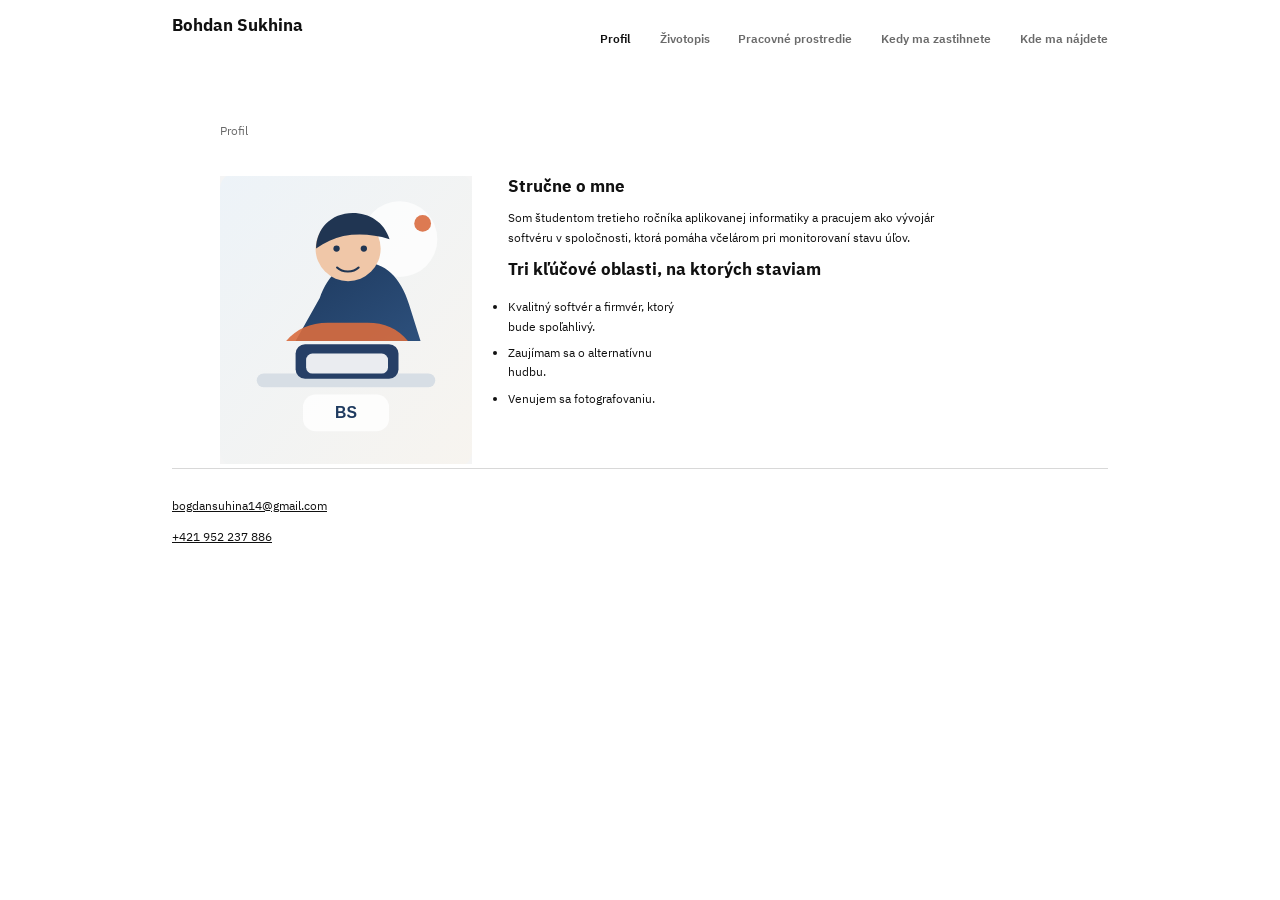
<file: webte_zad1/index.html>
<!doctype html>
<html lang="sk">
<head>
  <meta charset="UTF-8">
  <meta name="viewport" content="width=device-width, initial-scale=1">
  <title>Profil | Bohdan Sukhina</title>
  <meta name="description" content="Profilová podstránka osobnej vizitky Bohdana Sukhinu so stručným predstavením, kľúčovými oblasťami záujmu a motiváciou.">
  <link rel="icon" type="image/png" href="img/favicon.png">
  <link rel="stylesheet" href="css/styles.css">
</head>
<body>
  <a class="skip-link" href="#main-content">Preskočiť na obsah</a>

  <div class="site-shell">
    <header class="site-header">
      <div class="container">
        <div class="brand">
          <div class="brand__text">
            <p class="brand__name">Bohdan Sukhina</p>
          </div>
        </div>

        <nav class="site-nav" aria-label="Hlavná navigácia">
          <ul class="nav-list">
            <li><a class="nav-link is-active" href="index.html" aria-current="page">Profil</a></li>
            <li><a class="nav-link" href="pages/cv.html">Životopis</a></li>
            <li><a class="nav-link" href="pages/workspace.html">Pracovné prostredie</a></li>
            <li><a class="nav-link" href="pages/schedule.html">Kedy ma zastihnete</a></li>
            <li><a class="nav-link" href="pages/map.html">Kde ma nájdete</a></li>
          </ul>

          <details class="mobile-nav">
            <summary>Menu</summary>
            <ul class="mobile-nav__list">
              <li><a class="nav-link is-active" href="index.html" aria-current="page">Profil</a></li>
              <li><a class="nav-link" href="pages/cv.html">Životopis</a></li>
              <li><a class="nav-link" href="pages/workspace.html">Pracovné prostredie</a></li>
              <li><a class="nav-link" href="pages/schedule.html">Kedy ma zastihnete</a></li>
              <li><a class="nav-link" href="pages/map.html">Kde ma nájdete</a></li>
            </ul>
          </details>
        </nav>
      </div>
    </header>

    <main id="main-content" class="site-main">
      <div class="container">
        <article class="profile-card">
          <header class="section-header">
            <p class="section-label">Profil</p>
            <h1 class="visually-hidden">Profil</h1>
          </header>

          <section class="profile-intro" aria-labelledby="profile-summary-title">
            <img
              class="profile-photo"
              src="img/portrait-avatar.svg"
              alt="Avatar Bohdan Sukhina"
              width="480"
              height="560"
              loading="lazy"
            >

            <h2 id="profile-summary-title">Stručne o mne</h2>
            <p>
              Som študentom tretieho ročníka aplikovanej informatiky a pracujem ako vývojár
              softvéru v spoločnosti, ktorá pomáha včelárom pri monitorovaní stavu úľov.
            </p>

            <section class="focus-list" aria-labelledby="focus-list-title">
              <h2 id="focus-list-title">Tri kľúčové oblasti, na ktorých staviam</h2>
              <ul>
                <li>Kvalitný softvér a firmvér, ktorý bude spoľahlivý.</li>
                <li>Zaujímam sa o alternatívnu hudbu.</li>
                <li>Venujem sa fotografovaniu.</li>
              </ul>
            </section>
          </section>

        </article>
      </div>
    </main>

    <footer class="site-footer">
      <div class="container footer-layout">
        <address>
          <p><a href="mailto:bogdansuhina14@gmail.com">bogdansuhina14@gmail.com</a></p>
          <p><a href="tel:+421952237886">+421 952 237 886</a></p>
        </address>
      </div>
    </footer>

  </div>
</body>
</html>
</file>
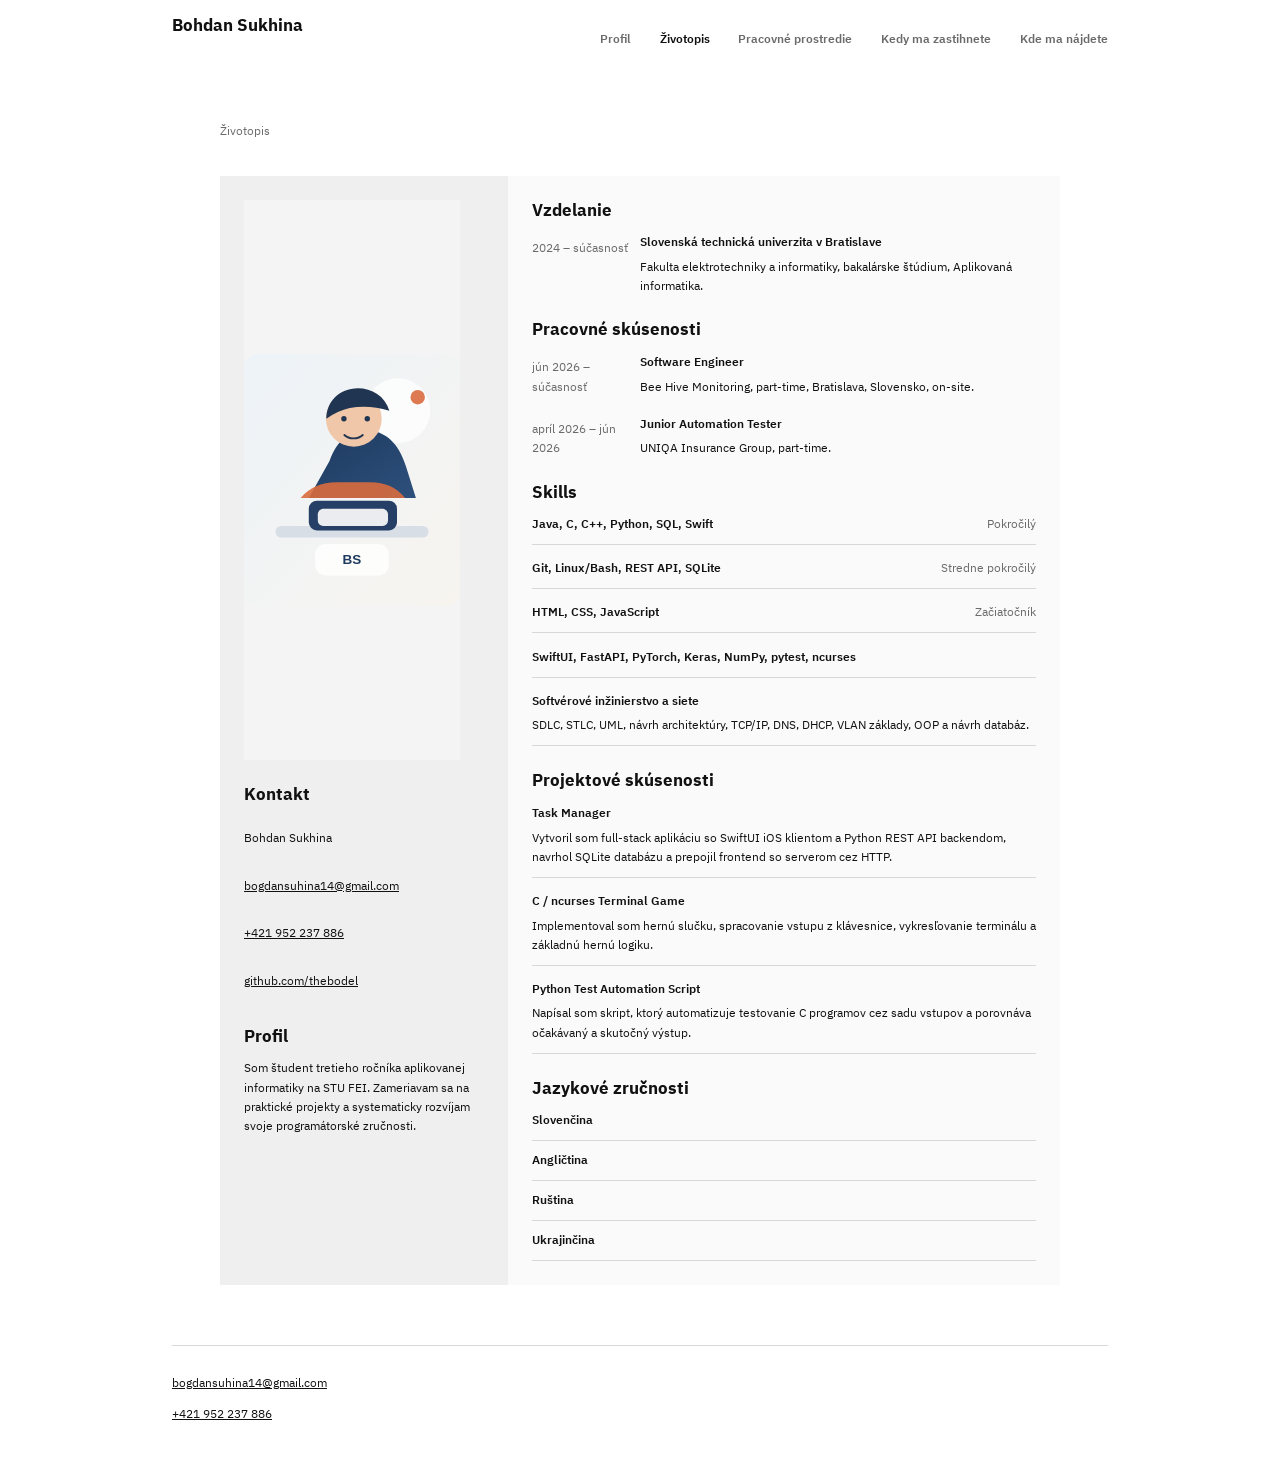
<file: webte_zad1/pages/cv.html>
<!doctype html>
<html lang="sk">
<head>
  <meta charset="UTF-8">
  <meta name="viewport" content="width=device-width, initial-scale=1">
  <title>Životopis | Bohdan Sukhina</title>
  <meta name="description" content="Prehľad vzdelania, zručností a kontaktov v rámci osobnej vizitky Bohdana Sukhinu.">
  <link rel="icon" type="image/png" href="../img/favicon.png">
  <link rel="stylesheet" href="../css/styles.css">
  <link rel="stylesheet" href="../css/print.css" media="print">
</head>
<body>
  <a class="skip-link" href="#main-content">Preskočiť na obsah</a>
  <div class="site-shell">
    <header class="site-header">
      <div class="container">
        <div class="brand">
          <div class="brand__text">
            <p class="brand__name">Bohdan Sukhina</p>
          </div>
        </div>
        <nav class="site-nav" aria-label="Hlavná navigácia">
          <ul class="nav-list">
            <li><a class="nav-link" href="../index.html">Profil</a></li>
            <li><a class="nav-link is-active" href="cv.html" aria-current="page">Životopis</a></li>
            <li><a class="nav-link" href="workspace.html">Pracovné prostredie</a></li>
            <li><a class="nav-link" href="schedule.html">Kedy ma zastihnete</a></li>
            <li><a class="nav-link" href="map.html">Kde ma nájdete</a></li>
          </ul>
          <details class="mobile-nav">
            <summary>Menu</summary>
            <ul class="mobile-nav__list">
              <li><a class="nav-link" href="../index.html">Profil</a></li>
              <li><a class="nav-link is-active" href="cv.html" aria-current="page">Životopis</a></li>
              <li><a class="nav-link" href="workspace.html">Pracovné prostredie</a></li>
              <li><a class="nav-link" href="schedule.html">Kedy ma zastihnete</a></li>
              <li><a class="nav-link" href="map.html">Kde ma nájdete</a></li>
            </ul>
          </details>
        </nav>
      </div>
    </header>

    <main id="main-content" class="site-main">
      <div class="container">
        <article class="cv-card">
          <header class="section-header">
            <p class="section-label">Životopis</p>
            <h1 class="visually-hidden">Životopis</h1>
          </header>

          <section class="cv-layout" aria-labelledby="cv-profile-title">
            <aside class="cv-sidebar">
              <img
                class="cv-photo"
                src="../img/portrait-avatar.svg"
                alt="Avatar Bohdan Sukhina"
                width="480"
                height="560"
                loading="lazy"
              >

              <h2 id="cv-profile-title">Kontakt</h2>
              <address class="cv-address">
                <p>Bohdan Sukhina</p>
                <p><a href="mailto:bogdansuhina14@gmail.com">bogdansuhina14@gmail.com</a></p>
                <p><a href="tel:+421952237886">+421 952 237 886</a></p>
                <p><a href="https://github.com/thebodel" target="_blank" rel="noreferrer">github.com/thebodel</a></p>
              </address>

              <section class="cv-sidebar-section" aria-labelledby="cv-profile-note-title">
                <h2 id="cv-profile-note-title">Profil</h2>
                <p>
                  Som študent tretieho ročníka aplikovanej informatiky na STU FEI.
                  Zameriavam sa na praktické projekty a systematicky rozvíjam svoje programátorské zručnosti.
                </p>
              </section>
            </aside>

            <div class="cv-content">
              <section class="cv-section" aria-labelledby="cv-education-title">
                <h2 id="cv-education-title">Vzdelanie</h2>
                <article class="cv-entry">
                  <p class="cv-entry__period">2024 – súčasnosť</p>
                  <div>
                    <h3>Slovenská technická univerzita v Bratislave</h3>
                    <p>Fakulta elektrotechniky a informatiky, bakalárske štúdium, Aplikovaná informatika.</p>
                  </div>
                </article>
              </section>

              <section class="cv-section" aria-labelledby="cv-experience-title">
                <h2 id="cv-experience-title">Pracovné skúsenosti</h2>
                <article class="cv-entry">
                  <p class="cv-entry__period">jún 2026 – súčasnosť</p>
                  <div>
                    <h3>Software Engineer</h3>
                    <p>Bee Hive Monitoring, part-time, Bratislava, Slovensko, on-site.</p>
                  </div>
                </article>
                <article class="cv-entry cv-entry--spaced">
                  <p class="cv-entry__period">apríl 2026 – jún 2026</p>
                  <div>
                    <h3>Junior Automation Tester</h3>
                    <p>UNIQA Insurance Group, part-time.</p>
                  </div>
                </article>
              </section>

              <section class="cv-section" aria-labelledby="cv-skills-title">
                <h2 id="cv-skills-title">Skills</h2>
                <ul class="skill-list">
                  <li class="skill-item">
                    <div class="skill-item__header">
                      <h3>Java, C, C++, Python, SQL, Swift</h3>
                      <span>Pokročilý</span>
                    </div>
                  </li>
                  <li class="skill-item">
                    <div class="skill-item__header">
                      <h3>Git, Linux/Bash, REST API, SQLite</h3>
                      <span>Stredne pokročilý</span>
                    </div>
                  </li>
                  <li class="skill-item">
                    <div class="skill-item__header">
                      <h3>HTML, CSS, JavaScript</h3>
                      <span>Začiatočník</span>
                    </div>
                  </li>
                  <li class="skill-item">
                    <div class="skill-item__header">
                      <h3>SwiftUI, FastAPI, PyTorch, Keras, NumPy, pytest, ncurses</h3>
                    </div>
                  </li>
                  <li class="skill-item">
                    <div class="skill-item__header">
                      <h3>Softvérové inžinierstvo a siete</h3>
                    </div>
                    <p>SDLC, STLC, UML, návrh architektúry, TCP/IP, DNS, DHCP, VLAN základy, OOP a návrh databáz.</p>
                  </li>
                </ul>
              </section>

              <section class="cv-section" aria-labelledby="cv-projects-title">
                <h2 id="cv-projects-title">Projektové skúsenosti</h2>
                <ul class="skill-list">
                  <li class="skill-item">
                    <div class="skill-item__header">
                      <h3>Task Manager</h3>
                    </div>
                    <p>Vytvoril som full-stack aplikáciu so SwiftUI iOS klientom a Python REST API backendom, navrhol SQLite databázu a prepojil frontend so serverom cez HTTP.</p>
                  </li>
                  <li class="skill-item">
                    <div class="skill-item__header">
                      <h3>C / ncurses Terminal Game</h3>
                    </div>
                    <p>Implementoval som hernú slučku, spracovanie vstupu z klávesnice, vykresľovanie terminálu a základnú hernú logiku.</p>
                  </li>
                  <li class="skill-item">
                    <div class="skill-item__header">
                      <h3>Python Test Automation Script</h3>
                    </div>
                    <p>Napísal som skript, ktorý automatizuje testovanie C programov cez sadu vstupov a porovnáva očakávaný a skutočný výstup.</p>
                  </li>
                </ul>
              </section>

              <section class="cv-section" aria-labelledby="cv-language-title">
                <h2 id="cv-language-title">Jazykové zručnosti</h2>
                <ul class="skill-list skill-list--compact">
                  <li class="skill-item">
                    <div class="skill-item__header">
                      <h3>Slovenčina</h3>
                    </div>
                  </li>
                  <li class="skill-item">
                    <div class="skill-item__header">
                      <h3>Angličtina</h3>
                    </div>
                  </li>
                  <li class="skill-item">
                    <div class="skill-item__header">
                      <h3>Ruština</h3>
                    </div>
                  </li>
                  <li class="skill-item">
                    <div class="skill-item__header">
                      <h3>Ukrajinčina</h3>
                    </div>
                  </li>
                </ul>
              </section>
            </div>
          </section>
        </article>
      </div>
    </main>

    <footer class="site-footer">
      <div class="container footer-layout">
        <address>
          <p><a href="mailto:bogdansuhina14@gmail.com">bogdansuhina14@gmail.com</a></p>
          <p><a href="tel:+421952237886">+421 952 237 886</a></p>
        </address>
      </div>
    </footer>

  </div>
</body>
</html>
</file>
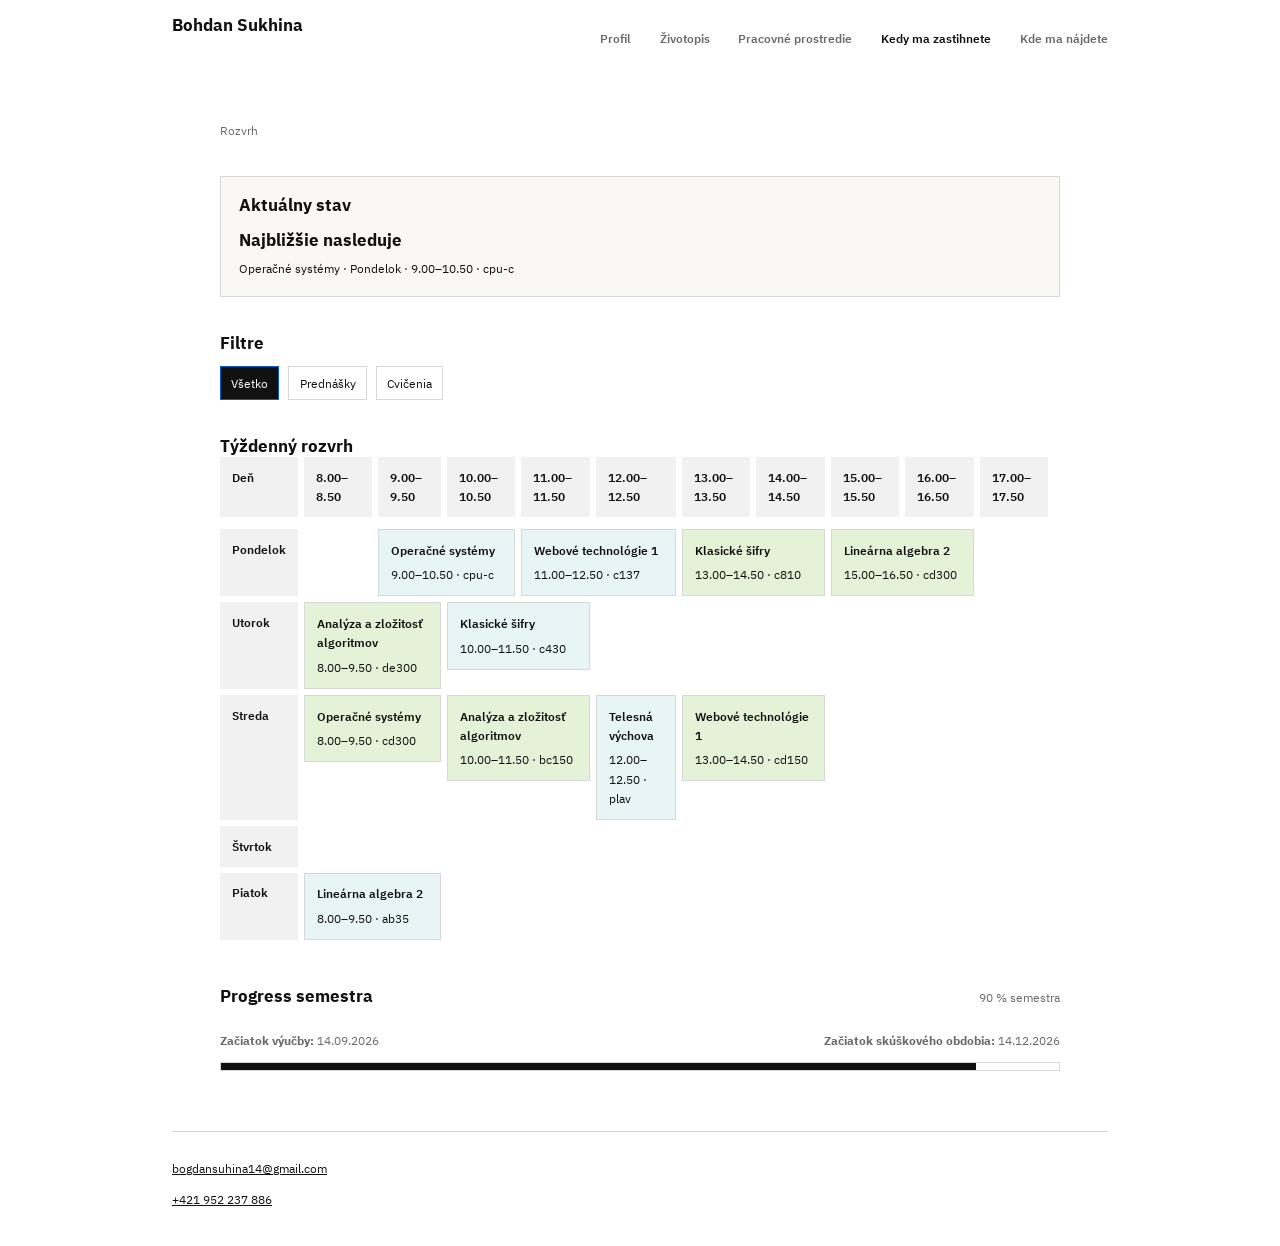
<file: webte_zad1/pages/schedule.html>
<!doctype html>
<html lang="sk">
<head>
  <meta charset="UTF-8">
  <meta name="viewport" content="width=device-width, initial-scale=1">
  <title>Kedy ma zastihnete | Bohdan Sukhina</title>
  <meta name="description" content="Rozvrh Bohdana Sukhinu s aktuálnym predmetom, filtrami a prehľadom týždňa.">
  <link rel="icon" type="image/png" href="../img/favicon.png">
  <link rel="stylesheet" href="../css/styles.css">
</head>
<body>
  <a class="skip-link" href="#main-content">Preskočiť na obsah</a>
  <div class="site-shell">
    <header class="site-header">
      <div class="container">
        <div class="brand">
          <div class="brand__text">
            <p class="brand__name">Bohdan Sukhina</p>
          </div>
        </div>
        <nav class="site-nav" aria-label="Hlavná navigácia">
          <ul class="nav-list">
            <li><a class="nav-link" href="../index.html">Profil</a></li>
            <li><a class="nav-link" href="cv.html">Životopis</a></li>
            <li><a class="nav-link" href="workspace.html">Pracovné prostredie</a></li>
            <li><a class="nav-link is-active" href="schedule.html" aria-current="page">Kedy ma zastihnete</a></li>
            <li><a class="nav-link" href="map.html">Kde ma nájdete</a></li>
          </ul>
          <details class="mobile-nav">
            <summary>Menu</summary>
            <ul class="mobile-nav__list">
              <li><a class="nav-link" href="../index.html">Profil</a></li>
              <li><a class="nav-link" href="cv.html">Životopis</a></li>
              <li><a class="nav-link" href="workspace.html">Pracovné prostredie</a></li>
              <li><a class="nav-link is-active" href="schedule.html" aria-current="page">Kedy ma zastihnete</a></li>
              <li><a class="nav-link" href="map.html">Kde ma nájdete</a></li>
            </ul>
          </details>
        </nav>
      </div>
    </header>

    <main id="main-content" class="site-main">
      <div class="container">
        <article class="schedule-card">
          <header class="section-header">
            <p class="section-label">Rozvrh</p>
            <h1 class="visually-hidden">Rozvrh</h1>
          </header>

          <section class="schedule-status" aria-labelledby="schedule-status-title">
            <div class="schedule-status__header">
              <h2 id="schedule-status-title">Aktuálny stav</h2>
            </div>

            <div class="schedule-status__summary">
              <h3 data-schedule-current-title>Mimo vyučovania</h3>
              <p data-schedule-current-meta>Rozvrh sa zobrazí podľa aktuálneho času v prehliadači.</p>
            </div>
          </section>

          <section class="schedule-filters" aria-labelledby="schedule-filters-title">
            <div class="schedule-filters__header">
              <h2 id="schedule-filters-title">Filtre</h2>
            </div>

            <div class="schedule-filter-list" role="toolbar" aria-label="Filtrovanie rozvrhu podľa typu výučby">
              <button class="schedule-filter is-active" type="button" data-schedule-filter="all" aria-pressed="true">Všetko</button>
              <button class="schedule-filter" type="button" data-schedule-filter="lecture" aria-pressed="false">Prednášky</button>
              <button class="schedule-filter" type="button" data-schedule-filter="seminar" aria-pressed="false">Cvičenia</button>
            </div>
          </section>

          <section class="schedule-table-wrap" aria-labelledby="schedule-table-title">
            <h2 id="schedule-table-title">Týždenný rozvrh</h2>

            <div class="schedule-table-scroll">
              <table class="schedule-table">
                <caption class="visually-hidden">Rozvrh predmetov od pondelka do piatka</caption>
                <thead>
                  <tr>
                    <th scope="col">Deň</th>
                    <th scope="col">8.00–8.50</th>
                    <th scope="col">9.00–9.50</th>
                    <th scope="col">10.00–10.50</th>
                    <th scope="col">11.00–11.50</th>
                    <th scope="col">12.00–12.50</th>
                    <th scope="col">13.00–13.50</th>
                    <th scope="col">14.00–14.50</th>
                    <th scope="col">15.00–15.50</th>
                    <th scope="col">16.00–16.50</th>
                    <th scope="col">17.00–17.50</th>
                  </tr>
                </thead>
                <tbody>
                  <tr data-schedule-row="mon">
                    <th scope="row">Pondelok</th>
                    <td></td>
                    <td colspan="2">
                      <article class="schedule-event schedule-event--seminar" data-day="mon" data-start="09:00" data-end="10:50" data-title="Operačné systémy" data-meta="cpu-c · BA-FEI-FEI D">
                        <h3>Operačné systémy</h3>
                        <p>9.00–10.50 · cpu-c</p>
                      </article>
                    </td>
                    <td colspan="2">
                      <article class="schedule-event schedule-event--seminar" data-day="mon" data-start="11:00" data-end="12:50" data-title="Webové technológie 1" data-meta="c137 · BA-FEI-FEI C">
                        <h3>Webové technológie 1</h3>
                        <p>11.00–12.50 · c137</p>
                      </article>
                    </td>
                    <td colspan="2">
                      <article class="schedule-event schedule-event--lecture" data-day="mon" data-start="13:00" data-end="14:50" data-title="Klasické šifry" data-meta="c810 · BA-FEI-FEI C">
                        <h3>Klasické šifry</h3>
                        <p>13.00–14.50 · c810</p>
                      </article>
                    </td>
                    <td colspan="2">
                      <article class="schedule-event schedule-event--lecture" data-day="mon" data-start="15:00" data-end="16:50" data-title="Lineárna algebra 2" data-meta="cd300 · BA-FEI-FEI C-D">
                        <h3>Lineárna algebra 2</h3>
                        <p>15.00–16.50 · cd300</p>
                      </article>
                    </td>
                    <td></td>
                  </tr>

                  <tr data-schedule-row="tue">
                    <th scope="row">Utorok</th>
                    <td colspan="2">
                      <article class="schedule-event schedule-event--lecture" data-day="tue" data-start="08:00" data-end="09:50" data-title="Analýza a zložitosť algoritmov" data-meta="de300 · BA-FEI-FEI D-E">
                        <h3>Analýza a zložitosť algoritmov</h3>
                        <p>8.00–9.50 · de300</p>
                      </article>
                    </td>
                    <td colspan="2">
                      <article class="schedule-event schedule-event--seminar" data-day="tue" data-start="10:00" data-end="11:50" data-title="Klasické šifry" data-meta="c430 · BA-FEI-FEI C">
                        <h3>Klasické šifry</h3>
                        <p>10.00–11.50 · c430</p>
                      </article>
                    </td>
                    <td colspan="6" class="schedule-table__blank"></td>
                  </tr>

                  <tr data-schedule-row="wed">
                    <th scope="row">Streda</th>
                    <td colspan="2">
                      <article class="schedule-event schedule-event--lecture" data-day="wed" data-start="08:00" data-end="09:50" data-title="Operačné systémy" data-meta="cd300 · BA-FEI-FEI C-D">
                        <h3>Operačné systémy</h3>
                        <p>8.00–9.50 · cd300</p>
                      </article>
                    </td>
                    <td colspan="2">
                      <article class="schedule-event schedule-event--lecture" data-day="wed" data-start="10:00" data-end="11:50" data-title="Analýza a zložitosť algoritmov" data-meta="bc150 · BA-FEI-FEI B-C">
                        <h3>Analýza a zložitosť algoritmov</h3>
                        <p>10.00–11.50 · bc150</p>
                      </article>
                    </td>
                    <td>
                      <article class="schedule-event schedule-event--seminar" data-day="wed" data-start="12:00" data-end="12:50" data-title="Telesná výchova" data-meta="plav · BA-FEI-FEI TV-PL">
                        <h3>Telesná výchova</h3>
                        <p>12.00–12.50 · plav</p>
                      </article>
                    </td>
                    <td colspan="2">
                      <article class="schedule-event schedule-event--lecture" data-day="wed" data-start="13:00" data-end="14:50" data-title="Webové technológie 1" data-meta="cd150 · BA-FEI-FEI C-D">
                        <h3>Webové technológie 1</h3>
                        <p>13.00–14.50 · cd150</p>
                      </article>
                    </td>
                    <td></td>
                    <td></td>
                    <td></td>
                  </tr>

                  <tr data-schedule-row="thu">
                    <th scope="row">Štvrtok</th>
                    <td colspan="10" class="schedule-table__blank"></td>
                  </tr>

                  <tr data-schedule-row="fri">
                    <th scope="row">Piatok</th>
                    <td colspan="2">
                      <article class="schedule-event schedule-event--seminar" data-day="fri" data-start="08:00" data-end="09:50" data-title="Lineárna algebra 2" data-meta="ab35 · BA-FEI-FEI A-B">
                        <h3>Lineárna algebra 2</h3>
                        <p>8.00–9.50 · ab35</p>
                      </article>
                    </td>
                    <td></td>
                    <td></td>
                    <td></td>
                    <td></td>
                    <td></td>
                    <td></td>
                    <td></td>
                    <td></td>
                  </tr>
                </tbody>
              </table>
            </div>
          </section>

          <section class="semester-progress-block" aria-labelledby="semester-progress-title">
            <div class="semester-progress-block__header">
              <h2 id="semester-progress-title">Progress semestra</h2>
              <p data-semester-progress-percent>Načítavam percento semestra…</p>
            </div>

            <div class="semester-progress-block__dates">
              <p><strong>Začiatok výučby:</strong> <span data-semester-start>14.09.2026</span></p>
              <p><strong>Začiatok skúškového obdobia:</strong> <span data-semester-end>14.12.2026</span></p>
            </div>

            <div class="semester-progress" aria-hidden="true">
              <div class="semester-progress__bar" data-semester-progress-bar></div>
            </div>
          </section>
        </article>
      </div>
    </main>

    <footer class="site-footer">
      <div class="container footer-layout">
        <address>
          <p><a href="mailto:bogdansuhina14@gmail.com">bogdansuhina14@gmail.com</a></p>
          <p><a href="tel:+421952237886">+421 952 237 886</a></p>
        </address>
      </div>
    </footer>

  </div>
  <script src="../js/schedule.js"></script>
</body>
</html>
</file>
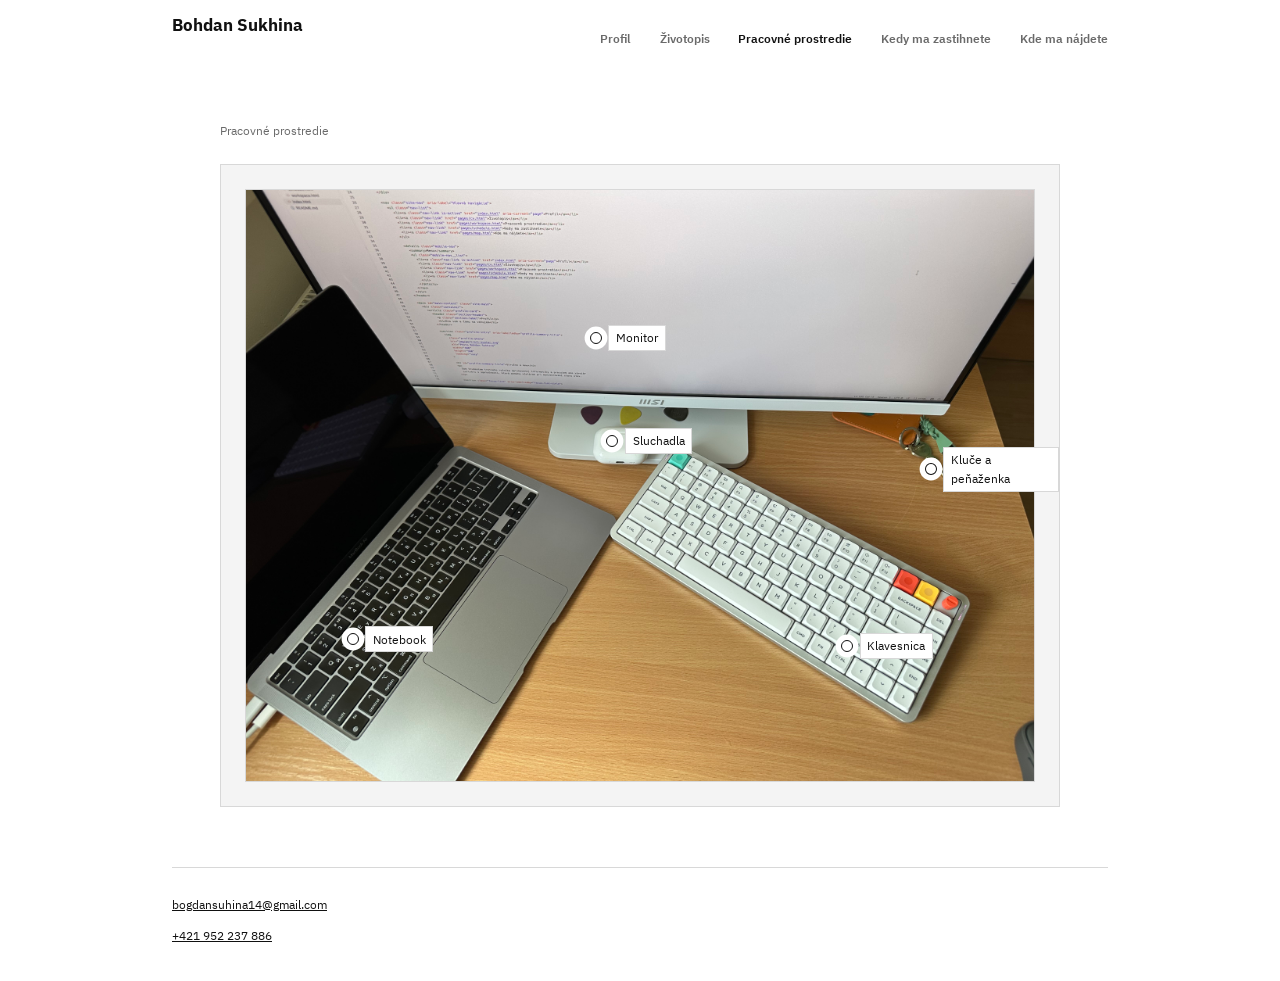
<file: webte_zad1/pages/workspace.html>
<!doctype html>
<html lang="sk">
<head>
  <meta charset="UTF-8">
  <meta name="viewport" content="width=device-width, initial-scale=1">
  <title>Pracovné prostredie | Bohdan Sukhina</title>
  <meta name="description" content="Pripravovaná podstránka o pracovnom prostredí a spôsobe práce.">
  <link rel="icon" type="image/png" href="../img/favicon.png">
  <link rel="stylesheet" href="../css/styles.css">
</head>
<body>
  <a class="skip-link" href="#main-content">Preskočiť na obsah</a>
  <div class="site-shell">
    <header class="site-header">
      <div class="container">
        <div class="brand">
          <div class="brand__text">
            <p class="brand__name">Bohdan Sukhina</p>
          </div>
        </div>
        <nav class="site-nav" aria-label="Hlavná navigácia">
          <ul class="nav-list">
            <li><a class="nav-link" href="../index.html">Profil</a></li>
            <li><a class="nav-link" href="cv.html">Životopis</a></li>
            <li><a class="nav-link is-active" href="workspace.html" aria-current="page">Pracovné prostredie</a></li>
            <li><a class="nav-link" href="schedule.html">Kedy ma zastihnete</a></li>
            <li><a class="nav-link" href="map.html">Kde ma nájdete</a></li>
          </ul>
          <details class="mobile-nav">
            <summary>Menu</summary>
            <ul class="mobile-nav__list">
              <li><a class="nav-link" href="../index.html">Profil</a></li>
              <li><a class="nav-link" href="cv.html">Životopis</a></li>
              <li><a class="nav-link is-active" href="workspace.html" aria-current="page">Pracovné prostredie</a></li>
              <li><a class="nav-link" href="schedule.html">Kedy ma zastihnete</a></li>
              <li><a class="nav-link" href="map.html">Kde ma nájdete</a></li>
            </ul>
          </details>
        </nav>
      </div>
    </header>

    <main id="main-content" class="site-main">
      <div class="container">
        <article class="workspace-card">
          <header class="section-header">
            <p class="section-label">Pracovné prostredie</p>
            <h1 class="visually-hidden">Pracovné prostredie</h1>
          </header>

          <section class="workspace-interactive" aria-labelledby="workspace-map-title">
            <h2 id="workspace-map-title" class="visually-hidden">Interaktívny pohlad na pracovný stol</h2>

            <input class="workspace-radio" type="radio" name="workspace-zone" id="workspace-zone-1" aria-label="Monitor" checked>
            <input class="workspace-radio" type="radio" name="workspace-zone" id="workspace-zone-2" aria-label="Slúchadlá">
            <input class="workspace-radio" type="radio" name="workspace-zone" id="workspace-zone-3" aria-label="Notebook">
            <input class="workspace-radio" type="radio" name="workspace-zone" id="workspace-zone-4" aria-label="Klávesnica">
            <input class="workspace-radio" type="radio" name="workspace-zone" id="workspace-zone-5" aria-label="Kľúče a peňaženka">

            <div class="workspace-stage">
              <img
                class="workspace-image"
                src="../img/workspace-photo.jpeg"
                alt="Pracovný stôl s monitorom, notebookom, klávesnicou, AirPods a drobnosťami na stole"
                width="1824"
                height="1368"
                loading="lazy"
              >

              <label class="workspace-hotspot workspace-hotspot--1" for="workspace-zone-1">
                <span class="workspace-hotspot__dot"></span>
                <span class="workspace-hotspot__label">Monitor</span>
              </label>
              <label class="workspace-hotspot workspace-hotspot--2" for="workspace-zone-2">
                <span class="workspace-hotspot__dot"></span>
                <span class="workspace-hotspot__label">Sluchadla</span>
              </label>
              <label class="workspace-hotspot workspace-hotspot--3" for="workspace-zone-3">
                <span class="workspace-hotspot__dot"></span>
                <span class="workspace-hotspot__label">Notebook</span>
              </label>
              <label class="workspace-hotspot workspace-hotspot--4" for="workspace-zone-4">
                <span class="workspace-hotspot__dot"></span>
                <span class="workspace-hotspot__label">Klavesnica</span>
              </label>
              <label class="workspace-hotspot workspace-hotspot--5" for="workspace-zone-5">
                <span class="workspace-hotspot__dot"></span>
                <span class="workspace-hotspot__label">Kluče a peňaženka</span>
              </label>

              <article class="workspace-panel workspace-panel--1">
                <h3>Monitor</h3>
                <p>Monitor mi dáva priestor na dokumentáciu, zadania a viac okien naraz.</p>
              </article>
              <article class="workspace-panel workspace-panel--2">
                <h3>Sluchadla</h3>
                <p>Sluchadla používam na počúvanie hudby pri práci a štúdiu.</p>
              </article>
              <article class="workspace-panel workspace-panel--3">
                <h3>Notebook</h3>
                <p>Notebook používam ako hlavné zariadenie na vývoj, testovanie a rýchle prepínanie medzi školou a vlastnými projektmi.</p>
              </article>
              <article class="workspace-panel workspace-panel--4">
                <h3>Klavesnica</h3>
                <p>Externá klávesnica mi spríjemňuje dlhšie bloky písania a práce s kódom.</p>
              </article>
              <article class="workspace-panel workspace-panel--5">
                <h3>Kluče a peňaženka</h3>
                <p>Kluče a peňaženka.</p>
              </article>
            </div>

            <div class="workspace-mobile-panels" aria-live="polite">
              <article class="workspace-mobile-panel workspace-mobile-panel--1">
                <h3>Monitor</h3>
                <p>Monitor mi dáva priestor na dokumentáciu, zadania a viac okien naraz.</p>
              </article>
              <article class="workspace-mobile-panel workspace-mobile-panel--2">
                <h3>Sluchadla</h3>
                <p>Sluchadla používam na počúvanie hudby pri práci a štúdiu.</p>
              </article>
              <article class="workspace-mobile-panel workspace-mobile-panel--3">
                <h3>Notebook</h3>
                <p>Notebook používam ako hlavné zariadenie na vývoj, testovanie a rýchle prepínanie medzi školou a vlastnými projektmi.</p>
              </article>
              <article class="workspace-mobile-panel workspace-mobile-panel--4">
                <h3>Klavesnica</h3>
                <p>Externá klávesnica mi spríjemňuje dlhšie bloky písania a práce s kódom.</p>
              </article>
              <article class="workspace-mobile-panel workspace-mobile-panel--5">
                <h3>Kluče a peňaženka</h3>
                <p>Kluče a peňaženka.</p>
              </article>
            </div>
          </section>
        </article>
      </div>
    </main>

    <footer class="site-footer">
      <div class="container footer-layout">
        <address>
          <p><a href="mailto:bogdansuhina14@gmail.com">bogdansuhina14@gmail.com</a></p>
          <p><a href="tel:+421952237886">+421 952 237 886</a></p>
        </address>
      </div>
    </footer>

  </div>
</body>
</html>
</file>
<file: webte_zad1/css/styles.css>
@font-face {
  font-family: "IbmPlexSansLocal";
  src: url("../fonts/ibm-plex-sans-regular.woff2") format("woff2");
  font-style: normal;
  font-weight: 400;
}

@font-face {
  font-family: "IbmPlexSansLocal";
  src: url("../fonts/ibm-plex-sans-semibold.woff2") format("woff2");
  font-style: normal;
  font-weight: 600;
}

@font-face {
  font-family: "IbmPlexSansLocal";
  src: url("../fonts/ibm-plex-sans-bold.woff2") format("woff2");
  font-style: normal;
  font-weight: 700;
}

:root {
  --color-brand: #111111;
  --color-brand-soft: #f4f4f4;
  --color-text: #111111;
  --color-muted: #6a6a6a;
  --color-background: #ffffff;
  --color-surface: #ffffff;
  --color-border: #d8d8d8;
  --color-focus: #005fcc;
  --color-cv-sidebar: #efefef;
  --color-cv-content: #fafafa;
  --color-schedule-status: #faf8f4;
  --color-table-head: #f1f1f1;
  --color-table-free: #fbfbfb;
  --color-progress-track: #ffffff;
  --color-progress-bar: #111111;
  --color-event: #f6f6f6;
  --color-event-lecture: #e4f2d8;
  --color-event-seminar: #e7f5f7;
  --container-width: 78rem;
}

*,
*::before,
*::after {
  box-sizing: border-box;
}

html {
  scroll-behavior: smooth;
  font-size: 12px;
}

body {
  margin: 0;
  font-family: "IbmPlexSansLocal", "Helvetica Neue", Arial, sans-serif;
  font-size: 1rem;
  font-weight: 400;
  color: var(--color-text);
  background: var(--color-background);
  line-height: 1.6;
}

img {
  display: block;
  max-width: 100%;
}

a {
  color: inherit;
}

.skip-link {
  position: absolute;
  left: 1rem;
  top: -4rem;
  z-index: 20;
  padding: 0.65rem 0.9rem;
  background: #111111;
  color: #ffffff;
  text-decoration: none;
}

.skip-link:focus-visible {
  top: 1rem;
}

.site-shell {
  min-height: 100vh;
}

.container {
  width: min(calc(100% - 3rem), var(--container-width));
  margin: 0 auto;
}

.site-header {
  padding: 1.25rem 0 0;
}

.brand {
  display: block;
}

.brand__name,
.section-label {
  margin: 0;
}

.brand__name {
  font-size: 1.375rem;
  font-weight: 700;
  line-height: 1.25;
}

.site-nav {
  margin-top: 1rem;
  padding-top: 0.2rem;
}

.nav-list,
.mobile-nav__list {
  list-style: none;
  padding: 0;
  margin: 0;
}

.nav-list {
  display: grid;
  grid-template-columns: repeat(5, minmax(0, max-content));
  gap: 0.35rem 2.4rem;
  align-items: start;
  justify-content: end;
}

.nav-link {
  display: inline-block;
  min-height: auto;
  padding: 0;
  border: 0;
  background: transparent;
  text-decoration: none;
  font-size: 1rem;
  font-weight: 600;
  line-height: 1.6;
  color: var(--color-muted);
  transition: color 0.2s ease, opacity 0.2s ease;
}

.nav-link:hover,
.nav-link:focus-visible,
.mobile-nav summary:hover,
.mobile-nav summary:focus-visible {
  color: var(--color-brand);
}

.nav-link.is-active,
.nav-link[aria-current="page"] {
  color: var(--color-brand);
}

.mobile-nav {
  display: none;
}

.mobile-nav summary {
  display: inline-block;
  padding: 0;
  border: 0;
  background: transparent;
  cursor: pointer;
  color: var(--color-text);
}

.mobile-nav[open] .mobile-nav__list {
  display: grid;
  gap: 0.55rem;
  margin-top: 1rem;
}

.site-main {
  padding: 6rem 0 5rem;
}

.profile-card,
.placeholder-card,
.cv-card,
.workspace-card,
.schedule-card {
  max-width: 70rem;
  margin: 0 auto;
  padding: 0;
  border: 0;
  background: transparent;
  box-shadow: none;
}

.section-header h1,
.profile-intro h2,
.focus-list h2,
.placeholder-card h2,
.cv-card h2,
.workspace-card h2,
.schedule-card h2 {
  margin: 0 0 1rem;
  line-height: 1.25;
}

.section-header h1 {
  max-width: 18rem;
  font-size: 1.375rem;
  font-weight: 700;
}

.section-label {
  margin-bottom: 1rem;
  color: var(--color-muted);
  font-size: 1rem;
  font-weight: 400;
  line-height: 1.6;
  letter-spacing: 0;
  text-transform: none;
}

.profile-intro {
  margin-top: 3rem;
  max-width: 62rem;
}

.profile-photo {
  float: left;
  width: min(100%, 21rem);
  max-height: 24rem;
  margin: 0 3rem 1.5rem 0;
  border: 0;
  border-radius: 0;
  box-shadow: none;
  background: var(--color-brand-soft);
  object-fit: cover;
}

.focus-list ul {
  margin: 1.5rem 0 0;
  padding-left: 1rem;
  max-width: 38rem;
}

.profile-intro h2,
.focus-list h2,
.placeholder-card h2,
.cv-card h2,
.workspace-card h2,
.schedule-card h2 {
  font-size: 1.375rem;
  font-weight: 700;
}

.focus-list li + li {
  margin-top: 0.6rem;
}

.cv-layout {
  display: grid;
  grid-template-columns: minmax(17rem, 24rem) minmax(0, 1fr);
  align-items: stretch;
  margin-top: 3rem;
}

.cv-sidebar,
.cv-content {
  min-height: 100%;
  padding: 2rem;
}

.cv-sidebar {
  background: var(--color-cv-sidebar);
}

.cv-content {
  background: var(--color-cv-content);
}

.cv-photo {
  width: min(100%, 18rem);
  margin-bottom: 2rem;
  background: var(--color-brand-soft);
}

.cv-address {
  display: grid;
  gap: 0.35rem;
  font-style: normal;
}

.cv-sidebar-section,
.cv-section + .cv-section {
  margin-top: 2rem;
}

.cv-entry {
  display: grid;
  grid-template-columns: 8rem minmax(0, 1fr);
  gap: 1rem;
}

.cv-entry--spaced {
  margin-top: 1.5rem;
}

.cv-entry__period {
  margin: 0;
  color: var(--color-muted);
}

.cv-entry h3,
.skill-item h3 {
  margin: 0;
  font-size: 1rem;
  font-weight: 600;
}

.cv-entry p,
.skill-item p,
.cv-sidebar-section p {
  margin: 0.45rem 0 0;
}

.skill-list {
  list-style: none;
  margin: 0;
  padding: 0;
  display: grid;
  gap: 1.1rem;
}

.skill-list--compact {
  gap: 0.75rem;
}

.skill-item {
  padding-bottom: 0.9rem;
  border-bottom: 1px solid var(--color-border);
}

.skill-item__header {
  display: flex;
  flex-wrap: wrap;
  gap: 0.75rem;
  align-items: baseline;
  justify-content: space-between;
}

.skill-item__header span {
  color: var(--color-muted);
}

.schedule-status,
.schedule-filters,
.schedule-table-wrap,
.semester-progress-block {
  margin-top: 3rem;
}

.schedule-status {
  display: grid;
  gap: 1rem;
  padding: 1.5rem;
  border: 1px solid var(--color-border);
  background: var(--color-schedule-status);
}

.schedule-status__header {
  display: flex;
  flex-wrap: wrap;
  align-items: baseline;
  justify-content: space-between;
  gap: 0.75rem;
}

.schedule-status__header h2,
.schedule-filters__header h2,
.schedule-table-wrap h2 {
  margin-bottom: 0;
}

.schedule-filters__header p {
  margin: 0;
  color: var(--color-muted);
}

.schedule-status__summary h3 {
  margin: 0;
  font-size: 1.375rem;
  font-weight: 700;
}

.schedule-status__summary p {
  margin: 0.45rem 0 0;
}

.schedule-filters__header {
  display: flex;
  flex-wrap: wrap;
  align-items: baseline;
  justify-content: space-between;
  gap: 0.75rem;
}

.schedule-filter-list {
  display: flex;
  flex-wrap: wrap;
  gap: 0.75rem;
  margin-top: 1rem;
}

.schedule-filter {
  padding: 0.55rem 0.85rem;
  border: 1px solid var(--color-border);
  background: transparent;
  font: inherit;
  cursor: pointer;
  color: var(--color-text);
}

.schedule-filter.is-active {
  border-color: var(--color-focus);
  background: var(--color-brand);
  color: var(--color-background);
}

.schedule-table-scroll {
  overflow-x: auto;
}

.schedule-table {
  width: 100%;
  min-width: 66rem;
  border-collapse: separate;
  border-spacing: 0.5rem;
  margin: -0.5rem;
}

.schedule-table th,
.schedule-table td {
  vertical-align: top;
}

.schedule-table thead th,
.schedule-table tbody th {
  padding: 0.9rem 1rem;
  background: var(--color-table-head);
  text-align: left;
  font-weight: 600;
}

.schedule-table td {
  min-width: 5.25rem;
  padding: 0;
}

.schedule-table__free {
  padding: 1rem;
  border: 1px dashed var(--color-border);
  color: var(--color-muted);
  background: var(--color-table-free);
}

.schedule-table__blank {
  padding: 0;
  background: transparent;
}

.semester-progress-block {
  display: grid;
  gap: 1rem;
}

.semester-progress-block__header,
.semester-progress-block__dates {
  display: flex;
  flex-wrap: wrap;
  align-items: baseline;
  justify-content: space-between;
  gap: 0.75rem 1.5rem;
}

.semester-progress-block__header h2,
.semester-progress-block__dates p,
.semester-progress__text {
  margin: 0;
}

.semester-progress-block__header p,
.semester-progress-block__dates p,
.semester-progress__text {
  color: var(--color-muted);
}

.semester-progress {
  height: 0.75rem;
  border: 1px solid var(--color-border);
  background: var(--color-progress-track);
}

.semester-progress__bar {
  width: 0;
  height: 100%;
  background: var(--color-progress-bar);
  transition: width 0.3s ease;
}

.schedule-event {
  height: 100%;
  padding: 0.9rem 1rem;
  border: 1px solid var(--color-border);
  background: var(--color-event);
}

.schedule-event--lecture {
  background: var(--color-event-lecture);
}

.schedule-event--seminar {
  background: var(--color-event-seminar);
}

.schedule-event h3 {
  margin: 0;
  font-size: 1rem;
  font-weight: 600;
}

.schedule-event p {
  margin: 0.45rem 0 0;
}

.schedule-event-is-hidden {
  visibility: hidden;
  pointer-events: none;
}

.visually-hidden {
  position: absolute;
  width: 1px;
  height: 1px;
  padding: 0;
  margin: -1px;
  overflow: hidden;
  clip-path: inset(50%);
  white-space: nowrap;
  border: 0;
}

.workspace-interactive {
  position: relative;
  margin-top: 2rem;
}

.workspace-radio {
  position: absolute;
  inline-size: 1px;
  block-size: 1px;
  overflow: hidden;
  opacity: 0;
  pointer-events: none;
}

.workspace-stage {
  position: relative;
  min-height: 45rem;
  padding: 2rem;
  border: 1px solid var(--color-border);
  background: var(--color-brand-soft);
}

.workspace-image {
  width: 100%;
  height: auto;
  border: 1px solid var(--color-border);
  background: var(--color-brand-soft);
}

.workspace-hotspot {
  position: absolute;
  display: inline-flex;
  align-items: center;
  gap: 0.55rem;
  cursor: pointer;
  color: var(--color-text);
}

.workspace-hotspot__dot {
  width: 1rem;
  height: 1rem;
  border: 1px solid var(--color-brand);
  border-radius: 50%;
  background: var(--color-background);
  box-shadow: 0 0 0 0.45rem var(--color-surface);
}

.workspace-hotspot__label {
  padding: 0.2rem 0.55rem;
  background: var(--color-surface);
  border: 1px solid var(--color-border);
}

.workspace-hotspot--1 {
  top: 25%;
  left: 44%;
}

.workspace-hotspot--2 {
  top: 41%;
  left: 46%;
}

.workspace-hotspot--3 {
  top: 72%;
  left: 15%;
}

.workspace-hotspot--4 {
  top: 73%;
  left: 74%;
}

.workspace-hotspot--5 {
  top: 44%;
  left: 84%;
}

.workspace-panel {
  position: absolute;
  width: 17rem;
  padding: 1rem;
  border: 1px solid var(--color-border);
  background: var(--color-surface);
  opacity: 0;
  visibility: hidden;
  pointer-events: none;
  transition: opacity 0.2s ease, visibility 0.2s ease;
}

.workspace-panel h3,
.workspace-mobile-panel h3 {
  margin: 0 0 0.5rem;
  font-size: 1rem;
  font-weight: 600;
}

.workspace-panel p,
.workspace-mobile-panel p {
  margin: 0;
}

.workspace-panel--1 {
  top: 12%;
  left: 46%;
}

.workspace-panel--2 {
  top: 55%;
  left: 40%;
}

.workspace-panel--3 {
  top: 56%;
  left: 16%;
}

.workspace-panel--4 {
  top: 54%;
  left: 58%;
}

.workspace-panel--5 {
  top: 28%;
  left: 66%;
}

#workspace-zone-1:focus-visible ~ .workspace-stage .workspace-hotspot--1,
#workspace-zone-2:focus-visible ~ .workspace-stage .workspace-hotspot--2,
#workspace-zone-3:focus-visible ~ .workspace-stage .workspace-hotspot--3,
#workspace-zone-4:focus-visible ~ .workspace-stage .workspace-hotspot--4,
#workspace-zone-5:focus-visible ~ .workspace-stage .workspace-hotspot--5 {
  color: var(--color-brand);
}

#workspace-zone-1:focus-visible ~ .workspace-stage .workspace-hotspot--1 .workspace-hotspot__dot,
#workspace-zone-2:focus-visible ~ .workspace-stage .workspace-hotspot--2 .workspace-hotspot__dot,
#workspace-zone-3:focus-visible ~ .workspace-stage .workspace-hotspot--3 .workspace-hotspot__dot,
#workspace-zone-4:focus-visible ~ .workspace-stage .workspace-hotspot--4 .workspace-hotspot__dot,
#workspace-zone-5:focus-visible ~ .workspace-stage .workspace-hotspot--5 .workspace-hotspot__dot {
  background: var(--color-brand);
  outline: 2px solid var(--color-focus);
  outline-offset: 4px;
}

.workspace-mobile-panels {
  display: none;
}

.workspace-mobile-panel {
  display: none;
  min-height: 10.5rem;
  padding: 1rem 0 0;
  border-top: 1px solid var(--color-border);
}

#workspace-zone-1:checked ~ .workspace-mobile-panels .workspace-mobile-panel--1,
#workspace-zone-2:checked ~ .workspace-mobile-panels .workspace-mobile-panel--2,
#workspace-zone-3:checked ~ .workspace-mobile-panels .workspace-mobile-panel--3,
#workspace-zone-4:checked ~ .workspace-mobile-panels .workspace-mobile-panel--4,
#workspace-zone-5:checked ~ .workspace-mobile-panels .workspace-mobile-panel--5 {
  display: block;
}

@media (min-width: 769px) {
  .workspace-hotspot--1:hover ~ .workspace-panel--1,
  .workspace-hotspot--2:hover ~ .workspace-panel--2,
  .workspace-hotspot--3:hover ~ .workspace-panel--3,
  .workspace-hotspot--4:hover ~ .workspace-panel--4,
  .workspace-hotspot--5:hover ~ .workspace-panel--5 {
    opacity: 1;
    visibility: visible;
  }

  .workspace-hotspot--1:hover,
  .workspace-hotspot--2:hover,
  .workspace-hotspot--3:hover,
  .workspace-hotspot--4:hover,
  .workspace-hotspot--5:hover {
    color: var(--color-brand);
  }

  .workspace-hotspot--1:hover .workspace-hotspot__dot,
  .workspace-hotspot--2:hover .workspace-hotspot__dot,
  .workspace-hotspot--3:hover .workspace-hotspot__dot,
  .workspace-hotspot--4:hover .workspace-hotspot__dot,
  .workspace-hotspot--5:hover .workspace-hotspot__dot {
    background: var(--color-brand);
  }
}

.map-intro,
.map-layout {
  margin-top: 3rem;
}

.map-intro {
  max-width: 48rem;
}

.map-layout {
  display: grid;
  grid-template-columns: minmax(0, 1.6fr) minmax(15rem, 0.8fr);
  gap: 1.5rem;
  align-items: start;
}

.map-layout h2 {
  grid-column: 1 / -1;
}

.personal-map {
  min-height: 32rem;
  border: 1px solid var(--color-border);
  background: var(--color-brand-soft);
}

.map-marker-icon {
  border: 2px solid var(--color-background);
  border-radius: 50%;
  background: var(--color-brand);
  box-shadow: 0 0 0 1px var(--color-brand);
}

.map-controls {
  display: grid;
  gap: 1.25rem;
  padding: 1.25rem;
  border: 1px solid var(--color-border);
}

.map-controls h3,
.map-controls p {
  margin: 0;
}

.map-empty-state,
.map-add-form p,
.map-distance p,
.map-error {
  color: var(--color-muted);
}

.map-add-form,
.map-distance,
.map-place-list {
  display: grid;
  gap: 0.7rem;
}

.map-add-form[hidden],
.map-distance[hidden] {
  display: none;
}

.map-add-form label,
.map-distance label {
  font-weight: 600;
}

.map-add-form input,
.map-distance select {
  width: 100%;
  min-height: 2.5rem;
  padding: 0.45rem 0.6rem;
  border: 1px solid var(--color-border);
  border-radius: 0;
  background: var(--color-background);
  color: var(--color-text);
  font: inherit;
}

.map-add-form button,
.map-place-list button {
  justify-self: start;
  padding: 0.55rem 0.85rem;
  border: 1px solid var(--color-brand);
  border-radius: 0;
  background: var(--color-brand);
  color: var(--color-background);
  font: inherit;
  cursor: pointer;
}

.map-place-list ul {
  display: grid;
  gap: 0.45rem;
  margin: 0;
  padding: 0;
  list-style: none;
}

.map-place-list button {
  width: 100%;
  justify-self: stretch;
  background: transparent;
  color: var(--color-text);
  text-align: left;
}

.map-place-list button.is-active,
.map-place-list button:hover,
.map-place-list button:focus-visible {
  background: var(--color-brand);
  color: var(--color-background);
}

address {
  margin: 0;
  font-style: normal;
}

.site-footer {
  padding: 0 0 2rem;
}

.footer-layout {
  padding: 1.25rem 0 0;
  border-top: 1px solid var(--color-border);
  border-right: 0;
  border-bottom: 0;
  border-left: 0;
  background: transparent;
}

a:focus-visible,
button:focus-visible,
input:focus-visible,
select:focus-visible,
summary:focus-visible {
  outline: 2px solid var(--color-focus);
  outline-offset: 4px;
}

.site-header .container {
  display: grid;
  grid-template-columns: minmax(0, 1fr) auto;
  gap: 2rem;
  align-items: start;
}

@media (max-width: 768px) {
  .site-header .container {
    grid-template-columns: 1fr;
  }

  .nav-list {
    display: none;
  }

  .mobile-nav {
    display: block;
  }

  .profile-photo {
    float: none;
    margin: 0 0 1.5rem;
    width: 100%;
    max-width: 22rem;
  }

  .cv-layout {
    grid-template-columns: 1fr;
  }

  .cv-sidebar,
  .cv-content {
    padding: 1.5rem;
  }

  .cv-entry {
    grid-template-columns: 1fr;
    gap: 0.35rem;
  }

  .site-main {
    padding-top: 3rem;
  }

  .map-layout {
    grid-template-columns: 1fr;
  }

  .personal-map {
    min-height: 24rem;
  }

  .workspace-stage {
    min-height: auto;
    padding: 1rem;
  }

  .workspace-hotspot__label {
    display: none;
  }

  #workspace-zone-1:checked ~ .workspace-stage .workspace-hotspot--1,
  #workspace-zone-2:checked ~ .workspace-stage .workspace-hotspot--2,
  #workspace-zone-3:checked ~ .workspace-stage .workspace-hotspot--3,
  #workspace-zone-4:checked ~ .workspace-stage .workspace-hotspot--4,
  #workspace-zone-5:checked ~ .workspace-stage .workspace-hotspot--5 {
    color: var(--color-brand);
  }

  #workspace-zone-1:checked ~ .workspace-stage .workspace-hotspot--1 .workspace-hotspot__dot,
  #workspace-zone-2:checked ~ .workspace-stage .workspace-hotspot--2 .workspace-hotspot__dot,
  #workspace-zone-3:checked ~ .workspace-stage .workspace-hotspot--3 .workspace-hotspot__dot,
  #workspace-zone-4:checked ~ .workspace-stage .workspace-hotspot--4 .workspace-hotspot__dot,
  #workspace-zone-5:checked ~ .workspace-stage .workspace-hotspot--5 .workspace-hotspot__dot {
    background: var(--color-brand);
  }

  .workspace-panel {
    display: none;
  }

  .workspace-mobile-panels {
    display: block;
    margin-top: 1rem;
  }

  .schedule-status,
  .schedule-table {
    min-width: 0;
  }

  .schedule-table {
    border-spacing: 0.4rem;
    margin: -0.4rem;
  }

  .schedule-table thead {
    display: none;
  }

  .schedule-table,
  .schedule-table tbody,
  .schedule-table tr,
  .schedule-table th,
  .schedule-table td {
    display: block;
    width: 100%;
  }

  .schedule-table tbody tr {
    margin-bottom: 1rem;
  }

  .schedule-table tbody th {
    margin-bottom: 0.5rem;
  }

  .schedule-table td {
    min-width: 0;
  }

  .schedule-table td:empty {
    display: none;
  }

  .schedule-table td + td {
    margin-top: 0.5rem;
  }
}

@media (prefers-color-scheme: dark) {
  :root {
    --color-brand: #f4f4f4;
    --color-brand-soft: #1d1d1d;
    --color-text: #f4f4f4;
    --color-muted: #b8b8b8;
    --color-background: #111111;
    --color-surface: #181818;
    --color-border: #4a4a4a;
    --color-focus: #8ab4ff;
    --color-cv-sidebar: #1b1b1b;
    --color-cv-content: #151515;
    --color-schedule-status: #181818;
    --color-table-head: #202020;
    --color-table-free: #181818;
    --color-progress-track: #1d1d1d;
    --color-progress-bar: #f4f4f4;
    --color-event: #202020;
    --color-event-lecture: #20331f;
    --color-event-seminar: #183139;
  }
}

@media (prefers-reduced-motion: reduce) {
  html {
    scroll-behavior: auto;
  }

  *,
  *::before,
  *::after {
    transition-duration: 0.01ms !important;
    animation-duration: 0.01ms !important;
    animation-iteration-count: 1 !important;
  }
}
</file>
<file: webte_zad1/css/print.css>
@media print {
  :root {
    color-scheme: light;
  }

  @page {
    size: A4 portrait;
    margin: 12mm;
  }

  body {
    background: #ffffff;
    font-size: 10pt;
    line-height: 1.35;
  }

  .site-header,
  .site-footer,
  .skip-link {
    display: none !important;
  }

  .site-main {
    padding: 0;
  }

  .profile-card,
  .placeholder-card,
  .cv-card {
    border: 0;
    box-shadow: none;
    padding: 0;
  }

  .cv-layout {
    grid-template-columns: 30% 70%;
    margin-top: 1rem;
  }

  .cv-sidebar,
  .cv-content {
    padding: 10mm;
  }

  .cv-sidebar {
    background: #f1f1f1 !important;
  }

  .cv-content {
    background: #ffffff !important;
  }

  .cv-photo {
    width: 100%;
    max-width: 42mm;
    margin-bottom: 6mm;
  }

  .cv-sidebar-section,
  .cv-section + .cv-section {
    margin-top: 6mm;
  }

  .cv-entry,
  .skill-item__header {
    grid-template-columns: 1fr;
    display: block;
  }

  .skill-list {
    gap: 4mm;
  }

  .skill-item {
    padding-bottom: 3mm;
  }

  .site-main h1 {
    max-width: none;
  }
}
</file>
